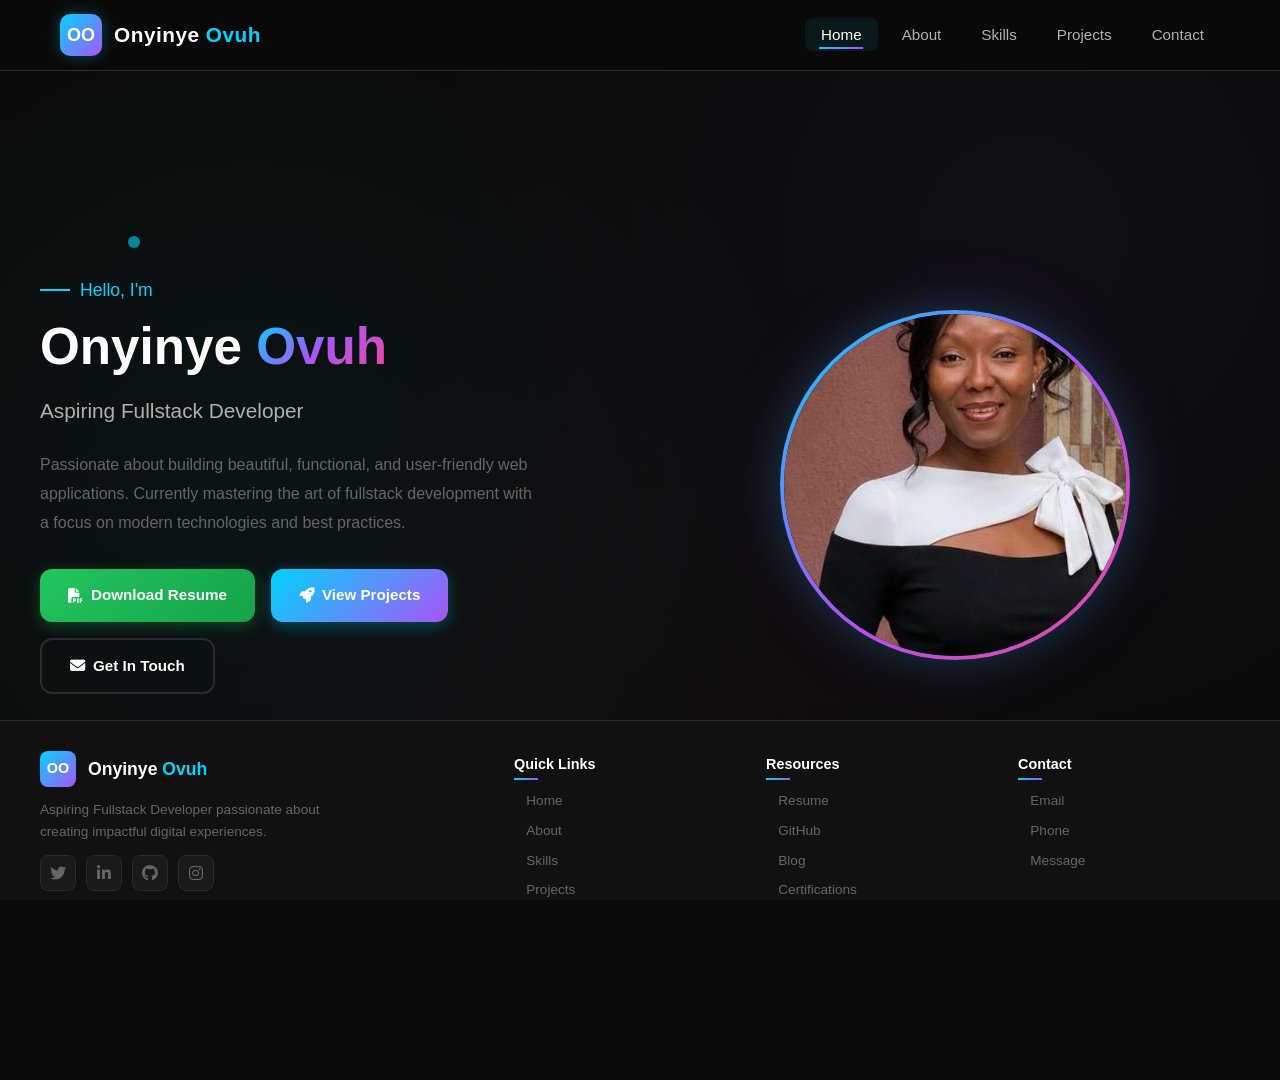
<file: index.html>
<!DOCTYPE html>
<html lang="en">
<head>
    <meta charset="UTF-8">
    <meta name="viewport" content="width=device-width, initial-scale=1.0">
    <meta name="description" content="Onyinye Ovuh - Fullstack Developer Portfolio. Showcasing web development skills, projects, and professional experience.">
    <title>Onyinye Ovuh | Fullstack Developer</title>

    <!-- Link to shared stylesheet -->
    <link rel="stylesheet" href="./style.css">

    <!-- Font Awesome for icons -->
    <link rel="stylesheet" href="https://cdnjs.cloudflare.com/ajax/libs/font-awesome/6.5.1/css/all.min.css">
    <base target="_blank">

</head>
<body>
    
    <!-- ============================================
         HEADER & NAVIGATION (Sticky on all pages)
         ============================================ -->
    <header class="header" id="header">
        <!-- Hidden checkbox for CSS-only mobile menu toggle -->
        <input type="checkbox" id="mobileToggleInput" class="mobile-toggle-input" aria-hidden="true">
        <div class="header-container">
            <!-- Logo Section: Logo icon + Name -->
            <a href="index.html" class="logo-section">
                <div class="logo-icon">OO</div>
                <span class="logo-name">Onyinye <span>Ovuh</span></span>
            </a>

            <!-- Mobile Menu Toggle Button (Hamburger) - uses label + checkbox hack -->
            <label for="mobileToggleInput" class="mobile-toggle" aria-label="Toggle navigation menu">
                <span></span>
                <span></span>
                <span></span>
            </label>

            <!-- Navigation Menu (Sticky, appears on all pages) -->
            <nav>
                <ul class="nav-menu" id="navMenu">
                    <li><a href="index.html" class="nav-link active">Home</a></li>
                    <li><a href="about.html" class="nav-link">About</a></li>
                    <li><a href="skills.html" class="nav-link">Skills</a></li>
                    <li><a href="projects.html" class="nav-link">Projects</a></li>
                    <li><a href="contact.html" class="nav-link">Contact</a></li>
                </ul>
            </nav>
        </div>
    </header>

    <!-- ============================================
         MAIN CONTENT
         ============================================ -->
    <main>
        <!-- ============================================
             HERO SECTION
             - Introduces Onyinye Ovuh
             - Contains demo profile photo
             - Links to ATS-Compliant Resume/CV
             ============================================ -->
        <section class="hero" id="home">
            <!-- Floating decorative dots for visual interest -->
            <div class="float-dot float-dot-1"></div>
            <div class="float-dot float-dot-2"></div>
            <div class="float-dot float-dot-3"></div>

            <div class="hero-container">
                <!-- Hero Text Content -->
                <div class="hero-content">
                    <p class="hero-greeting">Hello, I'm</p>
                    <h1 class="hero-title">Onyinye <span class="highlight">Ovuh</span></h1>
                    <p class="hero-subtitle">Aspiring Fullstack Developer</p>
                    <p class="hero-description">
                        Passionate about building beautiful, functional, and user-friendly web applications. 
                        Currently mastering the art of fullstack development with a focus on modern technologies 
                        and best practices.
                    </p>

                    <!-- Call-to-Action Buttons -->
                    <div class="hero-buttons">
                        <!-- Link to ATS-Compliant Resume/CV (downloadable) -->
                        <a href="Onyinye_Ovuh_Resume.pdf" class="btn btn-resume" download>
                            <i class="fas fa-file-pdf"></i> Download Resume
                        </a>
                        <a href="projects.html" class="btn btn-primary">
                            <i class="fas fa-rocket"></i> View Projects
                        </a>
                        <a href="contact.html" class="btn btn-secondary">
                            <i class="fas fa-envelope"></i> Get In Touch
                        </a>
                    </div>
                </div>

                <!-- Hero Profile Image (Demo photo) -->
                <div class="hero-image-wrapper">
                    <img 
                        src="./images/me-hero.jpeg" 
                        alt="Onyinye Ovuh - Fullstack Developer" 
                        class="hero-image"
                        loading="eager"
                    >
                </div>
            </div>
        </section>
    </main>

    <!-- ============================================
         FOOTER (Sticky on all pages, max 20% height)
         ============================================ -->
    <footer class="footer">
        <div class="footer-container">
            <div class="footer-grid">
                <!-- Brand Column -->
                <div>
                    <div class="footer-brand">
                        <div class="footer-brand-icon">OO</div>
                        <span class="footer-brand-name">Onyinye <span>Ovuh</span></span>
                    </div>
                    <p class="footer-desc">
                        Aspiring Fullstack Developer passionate about creating impactful digital experiences.
                    </p>
                    <!-- Social Media Icons -->
                    <div class="footer-socials">
                        <a href="https://twitter.com/onyinyeovuh" class="social-icon twitter" target="_blank" aria-label="Twitter">
                            <i class="fab fa-twitter"></i>
                        </a>
                        <a href="https://linkedin.com/in/onyinyeovuh" class="social-icon linkedin" target="_blank" aria-label="LinkedIn">
                            <i class="fab fa-linkedin-in"></i>
                        </a>
                        <a href="https://github.com/onyinyeovuh" class="social-icon github" target="_blank" aria-label="GitHub">
                            <i class="fab fa-github"></i>
                        </a>
                        <a href="https://instagram.com/onyinyeovuh" class="social-icon instagram" target="_blank" aria-label="Instagram">
                            <i class="fab fa-instagram"></i>
                        </a>
                    </div>
                </div>

                <!-- Quick Links Column -->
                <div>
                    <h4 class="footer-heading">Quick Links</h4>
                    <ul class="footer-links">
                        <li><a href="index.html"><span class="icon">&#8250;</span> Home</a></li>
                        <li><a href="about.html"><span class="icon">&#8250;</span> About</a></li>
                        <li><a href="skills.html"><span class="icon">&#8250;</span> Skills</a></li>
                        <li><a href="projects.html"><span class="icon">&#8250;</span> Projects</a></li>
                        <li><a href="contact.html"><span class="icon">&#8250;</span> Contact</a></li>
                    </ul>
                </div>

                <!-- Resources Column -->
                <div>
                    <h4 class="footer-heading">Resources</h4>
                    <ul class="footer-links">
                        <li><a href="Onyinye_Ovuh_Resume.pdf" download><span class="icon">&#8250;</span> Resume</a></li>
                        <li><a href="https://github.com/onyinyeovuh" target="_blank"><span class="icon">&#8250;</span> GitHub</a></li>
                        <li><a href="#"><span class="icon">&#8250;</span> Blog</a></li>
                        <li><a href="#"><span class="icon">&#8250;</span> Certifications</a></li>
                    </ul>
                </div>

                <!-- Contact Column -->
                <div>
                    <h4 class="footer-heading">Contact</h4>
                    <ul class="footer-links">
                        <li><a href="mailto:onyinye.ovuh@email.com"><span class="icon">&#8250;</span> Email</a></li>
                        <li><a href="tel:+2348012345678"><span class="icon">&#8250;</span> Phone</a></li>
                        <li><a href="contact.html"><span class="icon">&#8250;</span> Message</a></li>
                    </ul>
                </div>
            </div>

            <!-- Footer Bottom: Copyright -->
            <div class="footer-bottom">
                <p class="footer-copyright">
                    &copy; 2026 Onyinye Ovuh. All Rights Reserved. Built with <span class="heart">&#10084;</span>
                </p>
            </div>
        </div>
    </footer>
</body>
</html>
</file>
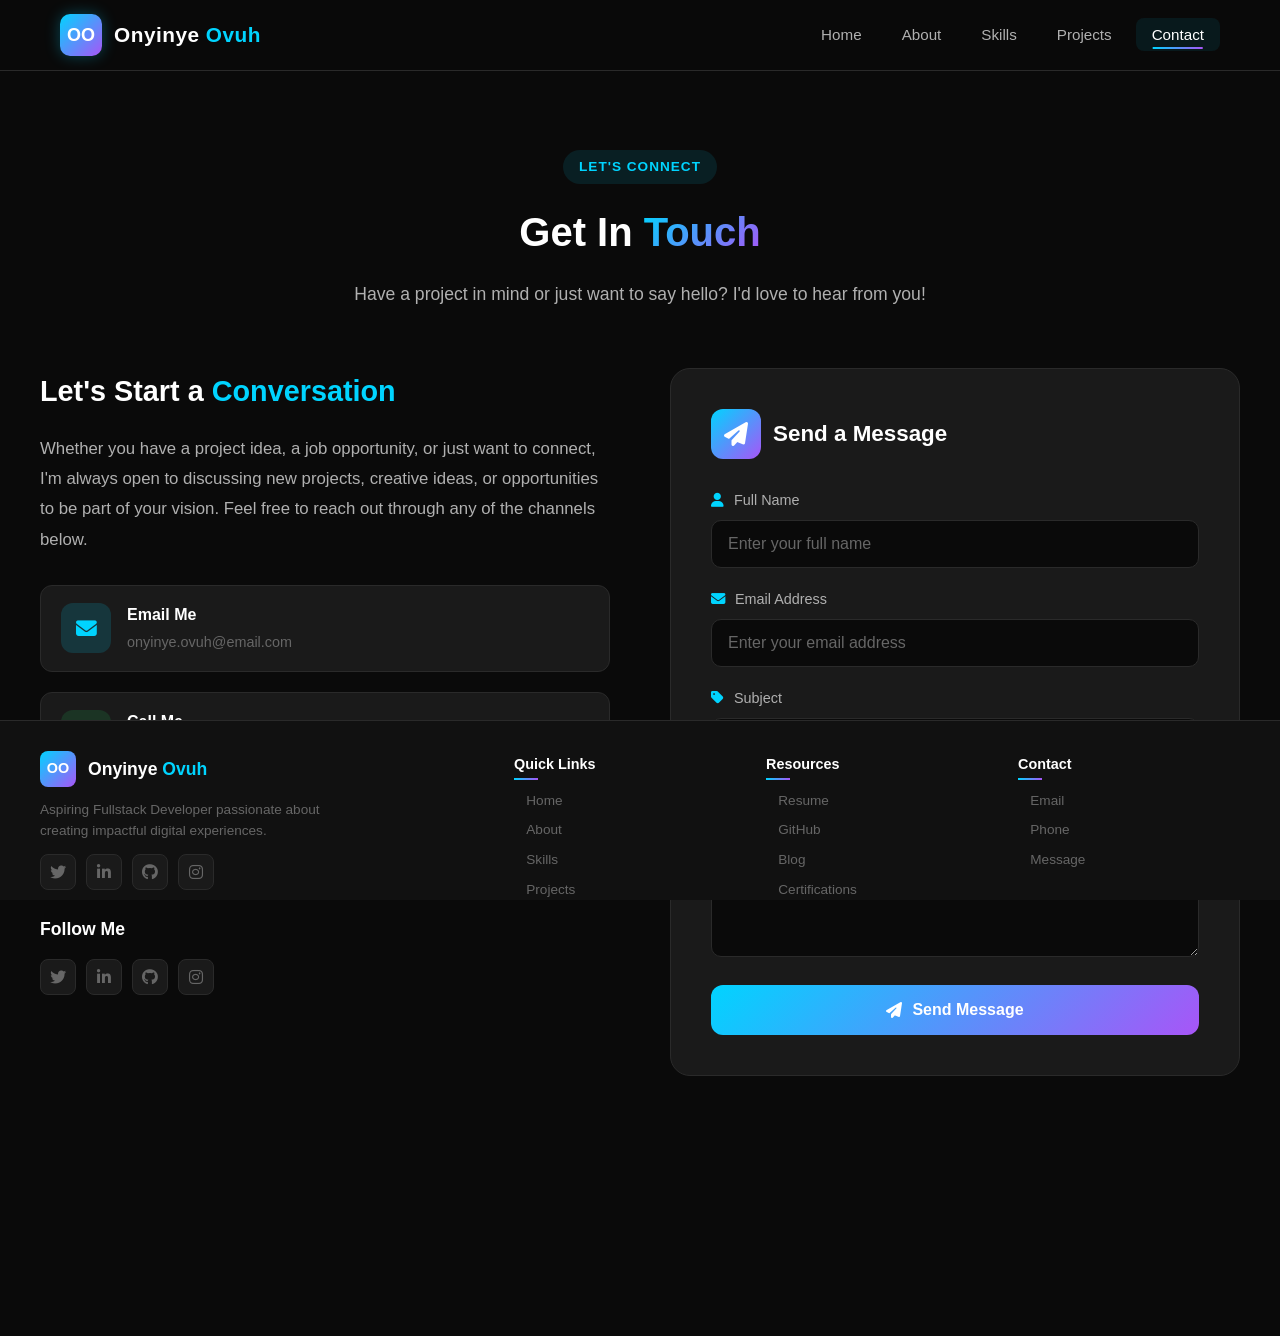
<file: contact.html>
<!DOCTYPE html>
<html lang="en">
<head>
    <meta charset="UTF-8">
    <meta name="viewport" content="width=device-width, initial-scale=1.0">
    <meta name="description" content="Get in touch with Onyinye Ovuh - Fullstack Developer. Contact form, email, and social links.">
    <title>Contact | Onyinye Ovuh</title>

    <link rel="stylesheet" href="style.css">
    
    <link rel="stylesheet" href="https://cdnjs.cloudflare.com/ajax/libs/font-awesome/6.5.1/css/all.min.css">
<base target="_blank">
</head>
<body>
    <header class="header" id="header">
        <input type="checkbox" id="mobileToggleInput" class="mobile-toggle-input" aria-hidden="true">
        <div class="header-container">
            <a href="index.html" class="logo-section">
                <div class="logo-icon">OO</div>
                <span class="logo-name">Onyinye <span>Ovuh</span></span>
            </a>
            <label for="mobileToggleInput" class="mobile-toggle" aria-label="Toggle navigation menu">
                <span></span><span></span><span></span>
            </label>
            <nav>
                <ul class="nav-menu" id="navMenu">
                    <li><a href="index.html" class="nav-link">Home</a></li>
                    <li><a href="about.html" class="nav-link">About</a></li>
                    <li><a href="skills.html" class="nav-link">Skills</a></li>
                    <li><a href="projects.html" class="nav-link">Projects</a></li>
                    <li><a href="contact.html" class="nav-link active">Contact</a></li>
                </ul>
            </nav>
        </div>
    </header>

    <main>
        <section class="section" id="contact">
            <div class="section-container">
                <div class="section-header">
                    <span class="section-label">Let's Connect</span>
                    <h2 class="section-title">Get In <span class="highlight">Touch</span></h2>
                    <p class="section-subtitle">Have a project in mind or just want to say hello? I'd love to hear from you!</p>
                </div>
                <div class="contact-grid">
                    <div class="contact-info">
                        <h3>Let's Start a <span>Conversation</span></h3>
                        <p class="contact-info-text">Whether you have a project idea, a job opportunity, or just want to connect, I'm always open to discussing new projects, creative ideas, or opportunities to be part of your vision. Feel free to reach out through any of the channels below.</p>
                        <div class="contact-methods">
                            <div class="contact-method">
                                <div class="contact-method-icon email"><i class="fas fa-envelope"></i></div>
                                <div class="contact-method-details">
                                    <h4>Email Me</h4>
                                    <p>onyinye.ovuh@email.com</p>
                                </div>
                            </div>
                            <div class="contact-method">
                                <div class="contact-method-icon phone"><i class="fas fa-phone-alt"></i></div>
                                <div class="contact-method-details">
                                    <h4>Call Me</h4>
                                    <p>+234 801 234 5678</p>
                                </div>
                            </div>
                            <div class="contact-method">
                                <div class="contact-method-icon location"><i class="fas fa-map-marker-alt"></i></div>
                                <div class="contact-method-details">
                                    <h4>Location</h4>
                                    <p>Lagos, Nigeria</p>
                                </div>
                            </div>
                        </div>
                        <div style="margin-top: 30px;">
                            <h4 style="font-size: 1.1rem; margin-bottom: 16px; color: var(--text-primary);">Follow Me</h4>
                            <div class="footer-socials">
                                <a href="https://twitter.com/onyinyeovuh" class="social-icon twitter" target="_blank" aria-label="Twitter"><i class="fab fa-twitter"></i></a>
                                <a href="https://linkedin.com/in/onyinyeovuh" class="social-icon linkedin" target="_blank" aria-label="LinkedIn"><i class="fab fa-linkedin-in"></i></a>
                                <a href="https://github.com/onyinyeovuh" class="social-icon github" target="_blank" aria-label="GitHub"><i class="fab fa-github"></i></a>
                                <a href="https://instagram.com/onyinyeovuh" class="social-icon instagram" target="_blank" aria-label="Instagram"><i class="fab fa-instagram"></i></a>
                            </div>
                        </div>
                    </div>
                    <div class="contact-form-wrapper">
                        <div class="form-header">
                            <div class="form-header-icon"><i class="fas fa-paper-plane"></i></div>
                            <h3>Send a Message</h3>
                        </div>
                        <form action="https://formspree.io/f/YOUR_FORM_ID" method="POST">
                            <div class="form-group">
                                <label for="name" class="form-label"><i class="fas fa-user" style="margin-right: 6px; color: var(--accent-cyan);"></i> Full Name</label>
                                <input type="text" id="name" name="name" class="form-input" placeholder="Enter your full name" required>
                            </div>
                            <div class="form-group">
                                <label for="email" class="form-label"><i class="fas fa-envelope" style="margin-right: 6px; color: var(--accent-cyan);"></i> Email Address</label>
                                <input type="email" id="email" name="email" class="form-input" placeholder="Enter your email address" required>
                            </div>
                            <div class="form-group">
                                <label for="subject" class="form-label"><i class="fas fa-tag" style="margin-right: 6px; color: var(--accent-cyan);"></i> Subject</label>
                                <input type="text" id="subject" name="subject" class="form-input" placeholder="What is this about?" required>
                            </div>
                            <div class="form-group">
                                <label for="message" class="form-label"><i class="fas fa-comment-dots" style="margin-right: 6px; color: var(--accent-cyan);"></i> Your Message</label>
                                <textarea id="message" name="message" class="form-textarea" placeholder="Write your message here..." required></textarea>
                            </div>
                            <button type="submit" class="btn-submit"><i class="fas fa-paper-plane"></i> Send Message</button>
                        </form>
                    </div>
                </div>
            </div>
        </section>
    </main>

    <footer class="footer">
        <div class="footer-container">
            <div class="footer-grid">
                <div>
                    <div class="footer-brand">
                        <div class="footer-brand-icon">OO</div>
                        <span class="footer-brand-name">Onyinye <span>Ovuh</span></span>
                    </div>
                    <p class="footer-desc">Aspiring Fullstack Developer passionate about creating impactful digital experiences.</p>
                    <div class="footer-socials">
                        <a href="https://twitter.com/onyinyeovuh" class="social-icon twitter" target="_blank" aria-label="Twitter"><i class="fab fa-twitter"></i></a>
                        <a href="https://linkedin.com/in/onyinyeovuh" class="social-icon linkedin" target="_blank" aria-label="LinkedIn"><i class="fab fa-linkedin-in"></i></a>
                        <a href="https://github.com/onyinyeovuh" class="social-icon github" target="_blank" aria-label="GitHub"><i class="fab fa-github"></i></a>
                        <a href="https://instagram.com/onyinyeovuh" class="social-icon instagram" target="_blank" aria-label="Instagram"><i class="fab fa-instagram"></i></a>
                    </div>
                </div>
                <div>
                    <h4 class="footer-heading">Quick Links</h4>
                    <ul class="footer-links">
                        <li><a href="index.html"><span class="icon">&#8250;</span> Home</a></li>
                        <li><a href="about.html"><span class="icon">&#8250;</span> About</a></li>
                        <li><a href="skills.html"><span class="icon">&#8250;</span> Skills</a></li>
                        <li><a href="projects.html"><span class="icon">&#8250;</span> Projects</a></li>
                        <li><a href="contact.html"><span class="icon">&#8250;</span> Contact</a></li>
                    </ul>
                </div>
                <div>
                    <h4 class="footer-heading">Resources</h4>
                    <ul class="footer-links">
                        <li><a href="Onyinye_Ovuh_Resume.pdf" download><span class="icon">&#8250;</span> Resume</a></li>
                        <li><a href="https://github.com/onyinyeovuh" target="_blank"><span class="icon">&#8250;</span> GitHub</a></li>
                        <li><a href="#"><span class="icon">&#8250;</span> Blog</a></li>
                        <li><a href="#"><span class="icon">&#8250;</span> Certifications</a></li>
                    </ul>
                </div>
                <div>
                    <h4 class="footer-heading">Contact</h4>
                    <ul class="footer-links">
                        <li><a href="mailto:onyinye.ovuh@email.com"><span class="icon">&#8250;</span> Email</a></li>
                        <li><a href="tel:+2348012345678"><span class="icon">&#8250;</span> Phone</a></li>
                        <li><a href="contact.html"><span class="icon">&#8250;</span> Message</a></li>
                    </ul>
                </div>
            </div>
            <div class="footer-bottom">
                <p class="footer-copyright">&copy; 2026 Onyinye Ovuh. All Rights Reserved. Built with <span class="heart">&#10084;</span></p>
            </div>
        </div>
    </footer>
</body>
</html>
</file>
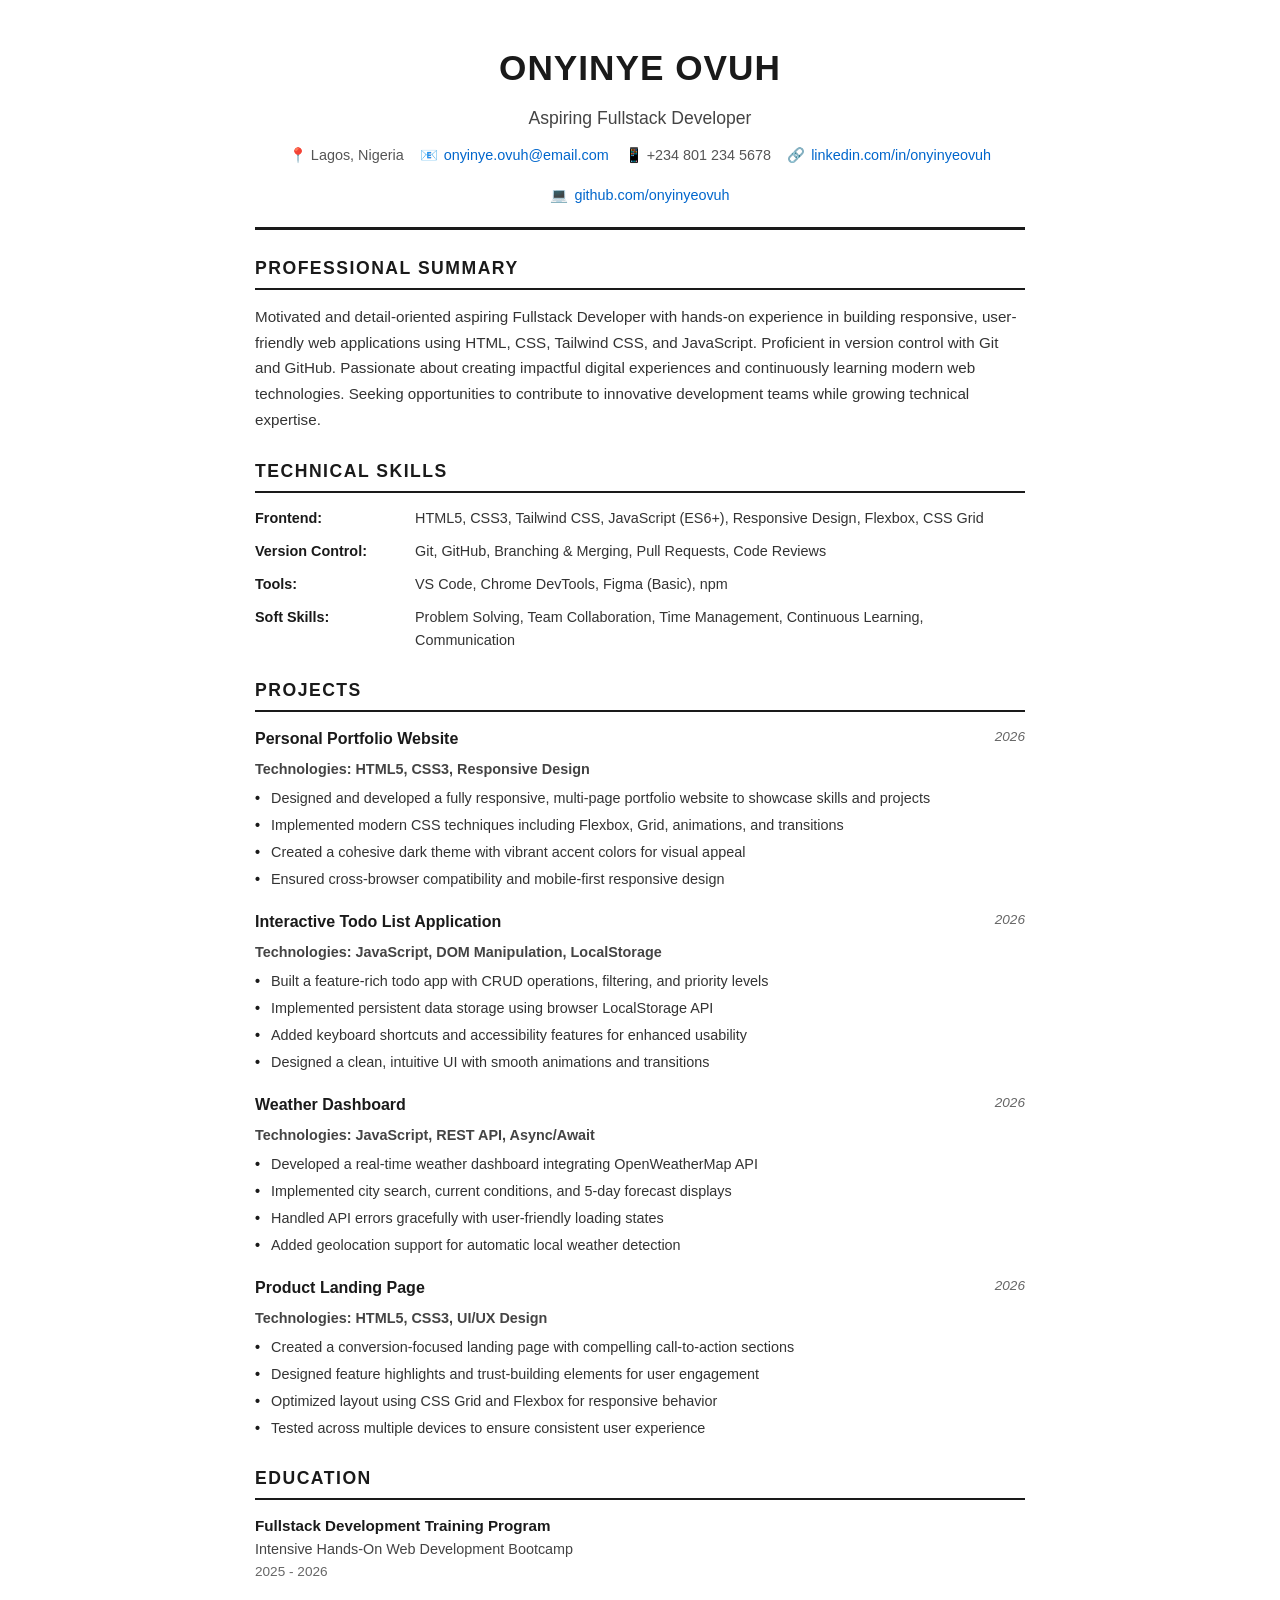
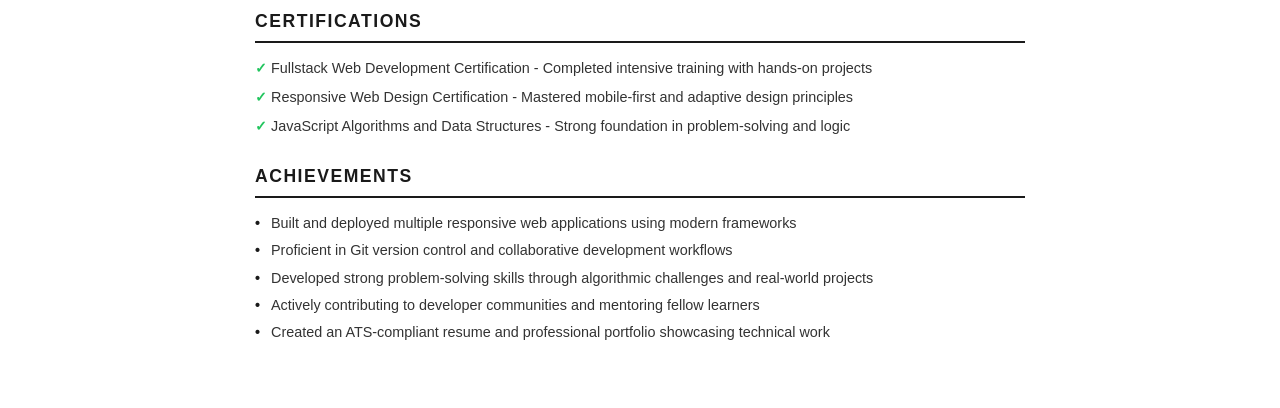
<file: resume.html>
<!DOCTYPE html>
<html lang="en">
<head>
    <meta charset="UTF-8">
    <meta name="viewport" content="width=device-width, initial-scale=1.0">
    <title>Onyinye Ovuh - Resume</title>
    <style>
        /* ============================================
           ATS-COMPLIANT RESUME - Onyinye Ovuh
           Clean, scannable, professional layout
           ============================================ */

        * { margin: 0; padding: 0; box-sizing: border-box; }

        body {
            font-family: 'Segoe UI', Arial, Helvetica, sans-serif;
            background: #ffffff;
            color: #1a1a1a;
            line-height: 1.6;
            padding: 40px;
            max-width: 850px;
            margin: 0 auto;
        }

        /* ---- Header / Name Section ---- */
        .resume-header {
            text-align: center;
            border-bottom: 3px solid #1a1a1a;
            padding-bottom: 20px;
            margin-bottom: 24px;
        }

        .resume-name {
            font-size: 2.2rem;
            font-weight: 800;
            color: #1a1a1a;
            letter-spacing: 1px;
            margin-bottom: 8px;
        }

        .resume-title {
            font-size: 1.1rem;
            color: #444;
            font-weight: 500;
            margin-bottom: 12px;
        }

        .resume-contact {
            display: flex;
            justify-content: center;
            flex-wrap: wrap;
            gap: 16px;
            font-size: 0.9rem;
            color: #555;
        }

        .resume-contact span {
            display: flex;
            align-items: center;
            gap: 6px;
        }

        .resume-contact a {
            color: #0066cc;
            text-decoration: none;
        }

        .resume-contact a:hover {
            text-decoration: underline;
        }

        /* ---- Section Styles ---- */
        .resume-section {
            margin-bottom: 24px;
        }

        .section-title {
            font-size: 1.1rem;
            font-weight: 700;
            color: #1a1a1a;
            text-transform: uppercase;
            letter-spacing: 1.5px;
            border-bottom: 2px solid #1a1a1a;
            padding-bottom: 6px;
            margin-bottom: 14px;
        }

        /* ---- Summary ---- */
        .summary-text {
            font-size: 0.95rem;
            color: #333;
            line-height: 1.7;
        }

        /* ---- Experience / Projects ---- */
        .entry {
            margin-bottom: 18px;
        }

        .entry-header {
            display: flex;
            justify-content: space-between;
            align-items: flex-start;
            flex-wrap: wrap;
            gap: 8px;
            margin-bottom: 6px;
        }

        .entry-title {
            font-size: 1rem;
            font-weight: 700;
            color: #1a1a1a;
        }

        .entry-date {
            font-size: 0.85rem;
            color: #666;
            font-style: italic;
        }

        .entry-subtitle {
            font-size: 0.9rem;
            color: #444;
            font-weight: 600;
            margin-bottom: 6px;
        }

        .entry-list {
            list-style: none;
            padding-left: 0;
        }

        .entry-list li {
            font-size: 0.9rem;
            color: #333;
            line-height: 1.6;
            margin-bottom: 4px;
            padding-left: 16px;
            position: relative;
        }

        .entry-list li::before {
            content: '•';
            position: absolute;
            left: 0;
            color: #1a1a1a;
            font-weight: bold;
        }

        /* ---- Skills ---- */
        .skills-grid {
            display: grid;
            grid-template-columns: 140px 1fr;
            gap: 10px 20px;
        }

        .skill-category {
            font-weight: 700;
            font-size: 0.9rem;
            color: #1a1a1a;
        }

        .skill-items {
            font-size: 0.9rem;
            color: #333;
        }

        /* ---- Education ---- */
        .education-entry {
            margin-bottom: 12px;
        }

        .education-degree {
            font-weight: 700;
            font-size: 0.95rem;
            color: #1a1a1a;
        }

        .education-school {
            font-size: 0.9rem;
            color: #444;
        }

        .education-date {
            font-size: 0.85rem;
            color: #666;
        }

        /* ---- Certifications ---- */
        .cert-list {
            list-style: none;
            padding-left: 0;
        }

        .cert-list li {
            font-size: 0.9rem;
            color: #333;
            margin-bottom: 6px;
            padding-left: 16px;
            position: relative;
        }

        .cert-list li::before {
            content: '✓';
            position: absolute;
            left: 0;
            color: #22c55e;
            font-weight: bold;
        }

        /* ---- Print Styles ---- */
        @media print {
            body {
                padding: 20px;
                background: white;
            }

            .resume-header {
                border-bottom-color: #000;
            }

            .section-title {
                border-bottom-color: #000;
            }

            a {
                color: #000;
                text-decoration: none;
            }
        }

        /* ---- Responsive ---- */
        @media (max-width: 600px) {
            body { padding: 20px; }
            .resume-name { font-size: 1.6rem; }
            .entry-header { flex-direction: column; }
            .skills-grid { grid-template-columns: 1fr; gap: 4px; }
        }
    </style>
<base target="_blank">
</head>
<body>
    <!-- ============================================
         RESUME HEADER
         ============================================ -->
    <header class="resume-header">
        <h1 class="resume-name">ONYINYE OVUH</h1>
        <p class="resume-title">Aspiring Fullstack Developer</p>
        <div class="resume-contact">
            <span>📍 Lagos, Nigeria</span>
            <span>📧 <a href="mailto:onyinye.ovuh@email.com">onyinye.ovuh@email.com</a></span>
            <span>📱 +234 801 234 5678</span>
            <span>🔗 <a href="https://linkedin.com/in/onyinyeovuh" target="_blank">linkedin.com/in/onyinyeovuh</a></span>
            <span>💻 <a href="https://github.com/onyinyeovuh" target="_blank">github.com/onyinyeovuh</a></span>
        </div>
    </header>

    <!-- ============================================
         PROFESSIONAL SUMMARY
         ============================================ -->
    <section class="resume-section">
        <h2 class="section-title">Professional Summary</h2>
        <p class="summary-text">
            Motivated and detail-oriented aspiring Fullstack Developer with hands-on experience in building responsive, 
            user-friendly web applications using HTML, CSS, Tailwind CSS, and JavaScript. Proficient in version control 
            with Git and GitHub. Passionate about creating impactful digital experiences and continuously learning modern 
            web technologies. Seeking opportunities to contribute to innovative development teams while growing technical expertise.
        </p>
    </section>

    <!-- ============================================
         TECHNICAL SKILLS
         ============================================ -->
    <section class="resume-section">
        <h2 class="section-title">Technical Skills</h2>
        <div class="skills-grid">
            <div class="skill-category">Frontend:</div>
            <div class="skill-items">HTML5, CSS3, Tailwind CSS, JavaScript (ES6+), Responsive Design, Flexbox, CSS Grid</div>

            <div class="skill-category">Version Control:</div>
            <div class="skill-items">Git, GitHub, Branching & Merging, Pull Requests, Code Reviews</div>

            <div class="skill-category">Tools:</div>
            <div class="skill-items">VS Code, Chrome DevTools, Figma (Basic), npm</div>

            <div class="skill-category">Soft Skills:</div>
            <div class="skill-items">Problem Solving, Team Collaboration, Time Management, Continuous Learning, Communication</div>
        </div>
    </section>

    <!-- ============================================
         PROJECTS
         ============================================ -->
    <section class="resume-section">
        <h2 class="section-title">Projects</h2>

        <div class="entry">
            <div class="entry-header">
                <span class="entry-title">Personal Portfolio Website</span>
                <span class="entry-date">2026</span>
            </div>
            <p class="entry-subtitle">Technologies: HTML5, CSS3, Responsive Design</p>
            <ul class="entry-list">
                <li>Designed and developed a fully responsive, multi-page portfolio website to showcase skills and projects</li>
                <li>Implemented modern CSS techniques including Flexbox, Grid, animations, and transitions</li>
                <li>Created a cohesive dark theme with vibrant accent colors for visual appeal</li>
                <li>Ensured cross-browser compatibility and mobile-first responsive design</li>
            </ul>
        </div>

        <div class="entry">
            <div class="entry-header">
                <span class="entry-title">Interactive Todo List Application</span>
                <span class="entry-date">2026</span>
            </div>
            <p class="entry-subtitle">Technologies: JavaScript, DOM Manipulation, LocalStorage</p>
            <ul class="entry-list">
                <li>Built a feature-rich todo app with CRUD operations, filtering, and priority levels</li>
                <li>Implemented persistent data storage using browser LocalStorage API</li>
                <li>Added keyboard shortcuts and accessibility features for enhanced usability</li>
                <li>Designed a clean, intuitive UI with smooth animations and transitions</li>
            </ul>
        </div>

        <div class="entry">
            <div class="entry-header">
                <span class="entry-title">Weather Dashboard</span>
                <span class="entry-date">2026</span>
            </div>
            <p class="entry-subtitle">Technologies: JavaScript, REST API, Async/Await</p>
            <ul class="entry-list">
                <li>Developed a real-time weather dashboard integrating OpenWeatherMap API</li>
                <li>Implemented city search, current conditions, and 5-day forecast displays</li>
                <li>Handled API errors gracefully with user-friendly loading states</li>
                <li>Added geolocation support for automatic local weather detection</li>
            </ul>
        </div>

        <div class="entry">
            <div class="entry-header">
                <span class="entry-title">Product Landing Page</span>
                <span class="entry-date">2026</span>
            </div>
            <p class="entry-subtitle">Technologies: HTML5, CSS3, UI/UX Design</p>
            <ul class="entry-list">
                <li>Created a conversion-focused landing page with compelling call-to-action sections</li>
                <li>Designed feature highlights and trust-building elements for user engagement</li>
                <li>Optimized layout using CSS Grid and Flexbox for responsive behavior</li>
                <li>Tested across multiple devices to ensure consistent user experience</li>
            </ul>
        </div>
    </section>

    <!-- ============================================
         EDUCATION
         ============================================ -->
    <section class="resume-section">
        <h2 class="section-title">Education</h2>
        <div class="education-entry">
            <p class="education-degree">Fullstack Development Training Program</p>
            <p class="education-school">Intensive Hands-On Web Development Bootcamp</p>
            <p class="education-date">2025 - 2026</p>
        </div>
    </section>

    <!-- ============================================
         CERTIFICATIONS
         ============================================ -->
    <section class="resume-section">
        <h2 class="section-title">Certifications</h2>
        <ul class="cert-list">
            <li>Fullstack Web Development Certification - Completed intensive training with hands-on projects</li>
            <li>Responsive Web Design Certification - Mastered mobile-first and adaptive design principles</li>
            <li>JavaScript Algorithms and Data Structures - Strong foundation in problem-solving and logic</li>
        </ul>
    </section>

    <!-- ============================================
         ACHIEVEMENTS
         ============================================ -->
    <section class="resume-section">
        <h2 class="section-title">Achievements</h2>
        <ul class="entry-list">
            <li>Built and deployed multiple responsive web applications using modern frameworks</li>
            <li>Proficient in Git version control and collaborative development workflows</li>
            <li>Developed strong problem-solving skills through algorithmic challenges and real-world projects</li>
            <li>Actively contributing to developer communities and mentoring fellow learners</li>
            <li>Created an ATS-compliant resume and professional portfolio showcasing technical work</li>
        </ul>
    </section>

</body>
</html>
</file>
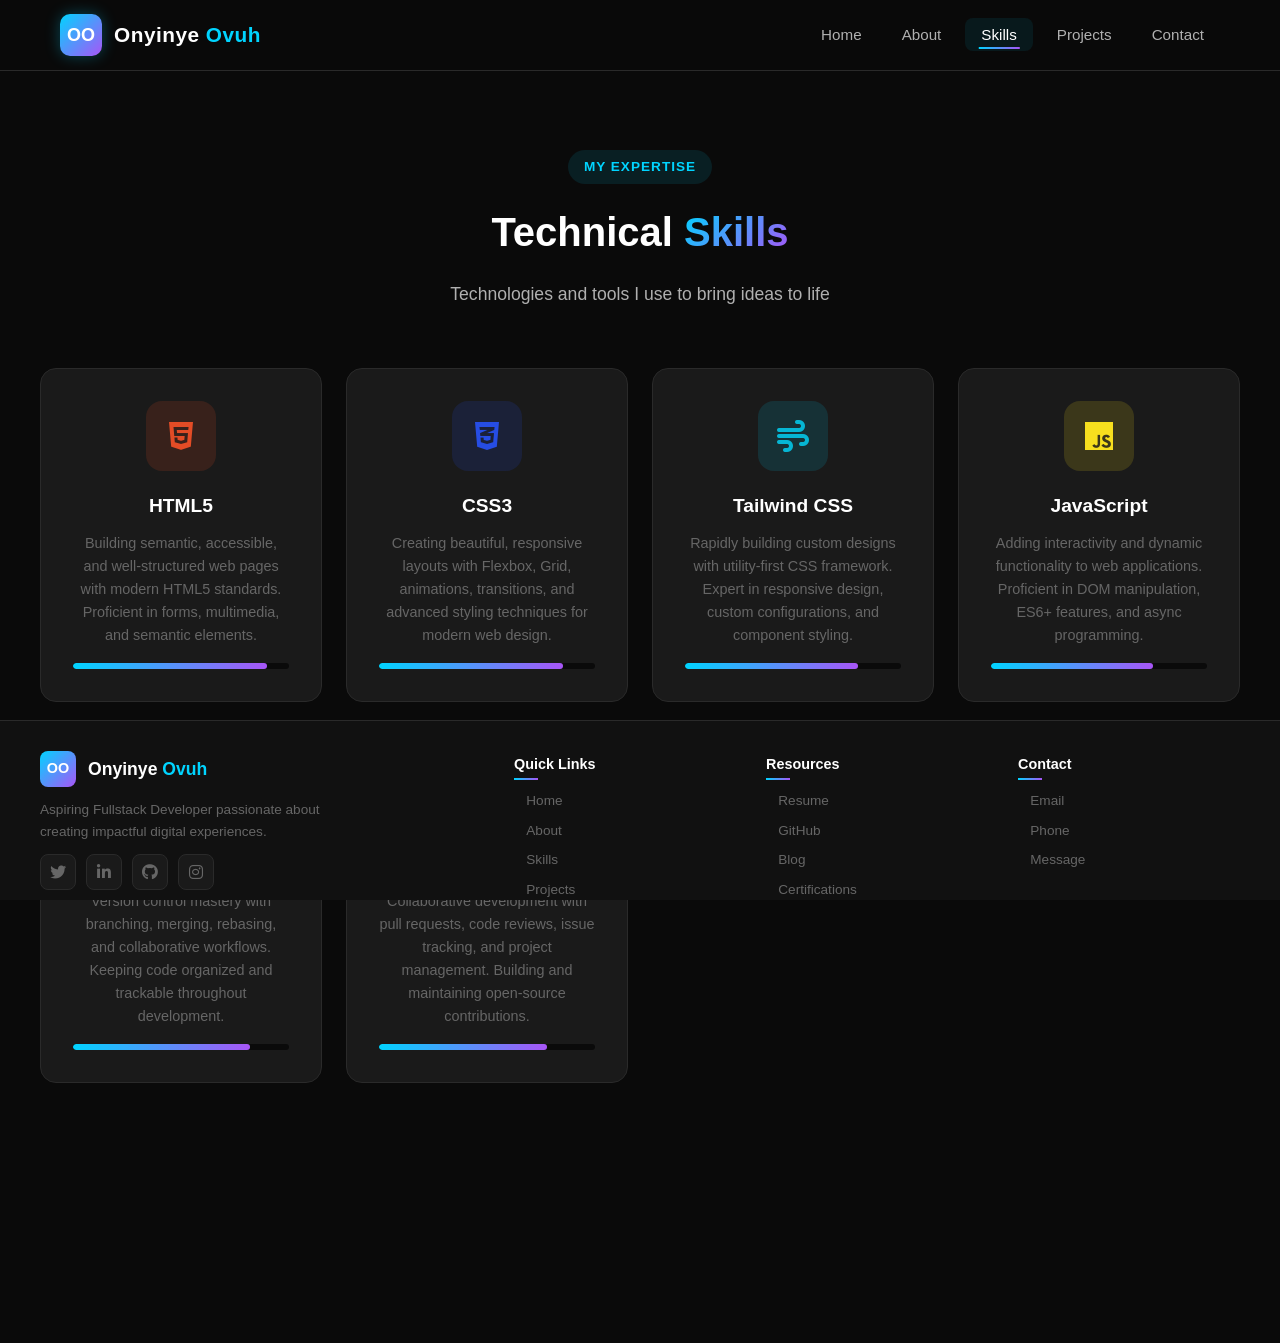
<file: skills.html>
<!DOCTYPE html>
<html lang="en">
<head>
    <meta charset="UTF-8">
    <meta name="viewport" content="width=device-width, initial-scale=1.0">
    <meta name="description" content="Onyinye Ovuh's technical skills in HTML, CSS, Tailwind, JavaScript, Git, and GitHub.">
    <title>Skills | Onyinye Ovuh</title>
    <link rel="stylesheet" href="style.css">
    <link rel="stylesheet" href="https://cdnjs.cloudflare.com/ajax/libs/font-awesome/6.5.1/css/all.min.css">
<base target="_blank">
</head>
<body>
    <header class="header" id="header">
        <input type="checkbox" id="mobileToggleInput" class="mobile-toggle-input" aria-hidden="true">
        <div class="header-container">
            <a href="index.html" class="logo-section">
                <div class="logo-icon">OO</div>
                <span class="logo-name">Onyinye <span>Ovuh</span></span>
            </a>
            <label for="mobileToggleInput" class="mobile-toggle" aria-label="Toggle navigation menu">
                <span></span><span></span><span></span>
            </label>
            <nav>
                <ul class="nav-menu" id="navMenu">
                    <li><a href="index.html" class="nav-link">Home</a></li>
                    <li><a href="about.html" class="nav-link">About</a></li>
                    <li><a href="skills.html" class="nav-link active">Skills</a></li>
                    <li><a href="projects.html" class="nav-link">Projects</a></li>
                    <li><a href="contact.html" class="nav-link">Contact</a></li>
                </ul>
            </nav>
        </div>
    </header>

    <main>
        <section class="section" id="skills">
            <div class="section-container">
                <div class="section-header">
                    <span class="section-label">My Expertise</span>
                    <h2 class="section-title">Technical <span class="highlight">Skills</span></h2>
                    <p class="section-subtitle">Technologies and tools I use to bring ideas to life</p>
                </div>
                <div class="skills-grid">
                    <div class="skill-card">
                        <div class="skill-icon html"><i class="fab fa-html5"></i></div>
                        <h3 class="skill-name">HTML5</h3>
                        <p class="skill-desc">Building semantic, accessible, and well-structured web pages with modern HTML5 standards. Proficient in forms, multimedia, and semantic elements.</p>
                        <div class="skill-level"><div class="skill-level-bar" style="width: 90%;"></div></div>
                    </div>
                    <div class="skill-card">
                        <div class="skill-icon css"><i class="fab fa-css3-alt"></i></div>
                        <h3 class="skill-name">CSS3</h3>
                        <p class="skill-desc">Creating beautiful, responsive layouts with Flexbox, Grid, animations, transitions, and advanced styling techniques for modern web design.</p>
                        <div class="skill-level"><div class="skill-level-bar" style="width: 85%;"></div></div>
                    </div>
                    <div class="skill-card">
                        <div class="skill-icon tailwind"><i class="fas fa-wind"></i></div>
                        <h3 class="skill-name">Tailwind CSS</h3>
                        <p class="skill-desc">Rapidly building custom designs with utility-first CSS framework. Expert in responsive design, custom configurations, and component styling.</p>
                        <div class="skill-level"><div class="skill-level-bar" style="width: 80%;"></div></div>
                    </div>
                    <div class="skill-card">
                        <div class="skill-icon js"><i class="fab fa-js"></i></div>
                        <h3 class="skill-name">JavaScript</h3>
                        <p class="skill-desc">Adding interactivity and dynamic functionality to web applications. Proficient in DOM manipulation, ES6+ features, and async programming.</p>
                        <div class="skill-level"><div class="skill-level-bar" style="width: 75%;"></div></div>
                    </div>
                    <div class="skill-card">
                        <div class="skill-icon git"><i class="fab fa-git-alt"></i></div>
                        <h3 class="skill-name">Git</h3>
                        <p class="skill-desc">Version control mastery with branching, merging, rebasing, and collaborative workflows. Keeping code organized and trackable throughout development.</p>
                        <div class="skill-level"><div class="skill-level-bar" style="width: 82%;"></div></div>
                    </div>
                    <div class="skill-card">
                        <div class="skill-icon github"><i class="fab fa-github"></i></div>
                        <h3 class="skill-name">GitHub</h3>
                        <p class="skill-desc">Collaborative development with pull requests, code reviews, issue tracking, and project management. Building and maintaining open-source contributions.</p>
                        <div class="skill-level"><div class="skill-level-bar" style="width: 78%;"></div></div>
                    </div>
                </div>
            </div>
        </section>
    </main>

    <footer class="footer">
        <div class="footer-container">
            <div class="footer-grid">
                <div>
                    <div class="footer-brand">
                        <div class="footer-brand-icon">OO</div>
                        <span class="footer-brand-name">Onyinye <span>Ovuh</span></span>
                    </div>
                    <p class="footer-desc">Aspiring Fullstack Developer passionate about creating impactful digital experiences.</p>
                    <div class="footer-socials">
                        <a href="https://twitter.com/onyinyeovuh" class="social-icon twitter" target="_blank" aria-label="Twitter">
                            <i class="fab fa-twitter"></i>
                        </a>
                        <a href="https://linkedin.com/in/onyinyeovuh" class="social-icon linkedin" target="_blank" aria-label="LinkedIn">
                            <i class="fab fa-linkedin-in"></i>
                        </a>
                        <a href="https://github.com/onyinyeovuh" class="social-icon github" target="_blank" aria-label="GitHub">
                            <i class="fab fa-github"></i>
                        </a>
                        <a href="https://instagram.com/onyinyeovuh" class="social-icon instagram" target="_blank" aria-label="Instagram">
                            <i class="fab fa-instagram"></i>
                        </a>
                    </div>
                </div>
                
                <div>
                    <h4 class="footer-heading">Quick Links</h4>
                    <ul class="footer-links">
                        <li><a href="index.html"><span class="icon">&#8250;</span> Home</a></li>
                        <li><a href="about.html"><span class="icon">&#8250;</span> About</a></li>
                        <li><a href="skills.html"><span class="icon">&#8250;</span> Skills</a></li>
                        <li><a href="projects.html"><span class="icon">&#8250;</span> Projects</a></li>
                        <li><a href="contact.html"><span class="icon">&#8250;</span> Contact</a></li>
                    </ul>
                </div>
                <div>
                    <h4 class="footer-heading">Resources</h4>
                    <ul class="footer-links">
                        <li><a href="Onyinye_Ovuh_Resume.pdf" download><span class="icon">&#8250;</span> Resume</a></li>
                        <li><a href="https://github.com/onyinyeovuh" target="_blank"><span class="icon">&#8250;</span> GitHub</a></li>
                        <li><a href="#"><span class="icon">&#8250;</span> Blog</a></li>
                        <li><a href="#"><span class="icon">&#8250;</span> Certifications</a></li>
                    </ul>
                </div>
                <div>
                    <h4 class="footer-heading">Contact</h4>
                    <ul class="footer-links">
                        <li><a href="mailto:onyinye.ovuh@email.com"><span class="icon">&#8250;</span> Email</a></li>
                        <li><a href="tel:+2348012345678"><span class="icon">&#8250;</span> Phone</a></li>
                        <li><a href="contact.html"><span class="icon">&#8250;</span> Message</a></li>
                    </ul>
                </div>
            </div>
            <div class="footer-bottom">
                <p class="footer-copyright">&copy; 2026 Onyinye Ovuh. All Rights Reserved. Built with <span class="heart">&#10084;</span></p>
            </div>
        </div>
    </footer>
</body>
</html>
</file>
<file: style.css>
/* ============================================
   PORTFOLIO STYLES - Onyinye Ovuh
   Pure HTML & CSS - No JavaScript
   ============================================ */

/* ---- CSS Variables / Custom Properties ---- */
:root {
    --bg-primary: #0a0a0a;
    --bg-secondary: #111111;
    --bg-card: #1a1a1a;
    --bg-card-hover: #222222;
    --text-primary: #ffffff;
    --text-secondary: #b0b0b0;
    --text-muted: #666666;
    --accent-cyan: #00d4ff;
    --accent-purple: #a855f7;
    --accent-pink: #ec4899;
    --accent-green: #22c55e;
    --accent-orange: #f97316;
    --accent-yellow: #eab308;
    --border-color: #2a2a2a;
    --transition-fast: 0.2s ease;
    --transition-normal: 0.3s ease;
    --transition-slow: 0.5s ease;
    --shadow-sm: 0 2px 8px rgba(0, 0, 0, 0.3);
    --shadow-md: 0 4px 20px rgba(0, 0, 0, 0.4);
    --shadow-lg: 0 8px 30px rgba(0, 0, 0, 0.5);
    --shadow-glow: 0 0 20px rgba(0, 212, 255, 0.15);
}

/* ---- Reset & Base Styles ---- */
*, *::before, *::after {
    margin: 0;
    padding: 0;
    box-sizing: border-box;
}

html {
    scroll-behavior: smooth;
    height: 100%;
}

body {
    font-family: 'Segoe UI', Tahoma, Geneva, Verdana, sans-serif;
    background-color: var(--bg-primary);
    color: var(--text-primary);
    line-height: 1.6;
    overflow-x: hidden;
    min-height: 100vh;
    display: flex;
    flex-direction: column;
}

a {
    text-decoration: none;
    color: inherit;
    transition: var(--transition-normal);
}

img {
    max-width: 100%;
    height: auto;
    display: block;
}

/* ---- Scrollbar Styling ---- */
::-webkit-scrollbar {
    width: 8px;
}

::-webkit-scrollbar-track {
    background: var(--bg-primary);
}

::-webkit-scrollbar-thumb {
    background: var(--accent-cyan);
    border-radius: 4px;
}

::-webkit-scrollbar-thumb:hover {
    background: var(--accent-purple);
}

/* ============================================
   HEADER & NAVIGATION
   ============================================ */

/* ---- Sticky Header ---- */
.header {
    position: fixed;
    top: 0;
    left: 0;
    width: 100%;
    z-index: 1000;
    background: rgba(10, 10, 10, 0.95);
    backdrop-filter: blur(10px);
    border-bottom: 1px solid var(--border-color);
    transition: var(--transition-normal);
}

.header.scrolled {
    box-shadow: var(--shadow-md);
    background: rgba(10, 10, 10, 0.98);
}

.header-container {
    max-width: 1200px;
    margin: 0 auto;
    padding: 0 20px;
    display: flex;
    align-items: center;
    justify-content: space-between;
    height: 70px;
}

/* ---- Logo & Name ---- */
.logo-section {
    display: flex;
    align-items: center;
    gap: 12px;
}

.logo-icon {
    width: 42px;
    height: 42px;
    background: linear-gradient(135deg, var(--accent-cyan), var(--accent-purple));
    border-radius: 10px;
    display: flex;
    align-items: center;
    justify-content: center;
    font-weight: 700;
    font-size: 18px;
    color: white;
    box-shadow: 0 0 15px rgba(0, 212, 255, 0.3);
    transition: var(--transition-normal);
    animation: logoPulse 3s ease-in-out infinite;
}

.logo-icon:hover {
    transform: rotate(10deg) scale(1.1);
    box-shadow: 0 0 25px rgba(0, 212, 255, 0.5);
}

@keyframes logoPulse {
    0%, 100% { box-shadow: 0 0 15px rgba(0, 212, 255, 0.3); }
    50% { box-shadow: 0 0 25px rgba(168, 85, 247, 0.4); }
}

.logo-name {
    font-size: 1.3rem;
    font-weight: 700;
    color: var(--text-primary);
    letter-spacing: 0.5px;
}

.logo-name span {
    color: var(--accent-cyan);
}

/* ---- Navigation Menu ---- */
.nav-menu {
    display: flex;
    list-style: none;
    gap: 8px;
}

.nav-link {
    padding: 8px 16px;
    border-radius: 8px;
    font-size: 0.95rem;
    font-weight: 500;
    color: var(--text-secondary);
    position: relative;
    transition: var(--transition-normal);
}

.nav-link::after {
    content: '';
    position: absolute;
    bottom: 2px;
    left: 50%;
    width: 0;
    height: 2px;
    background: linear-gradient(90deg, var(--accent-cyan), var(--accent-purple));
    transition: var(--transition-normal);
    transform: translateX(-50%);
}

.nav-link:hover,
.nav-link.active {
    color: var(--text-primary);
    background: rgba(0, 212, 255, 0.08);
}

.nav-link:hover::after,
.nav-link.active::after {
    width: 60%;
}

/* ---- Mobile Menu Toggle (CSS-only checkbox hack) ---- */
.mobile-toggle-input {
    display: none;
}

.mobile-toggle {
    display: none;
    flex-direction: column;
    gap: 5px;
    cursor: pointer;
    padding: 5px;
    z-index: 1001;
}

.mobile-toggle span {
    display: block;
    width: 28px;
    height: 3px;
    background: var(--text-primary);
    border-radius: 3px;
    transition: var(--transition-normal);
}

/* When checkbox is checked, animate hamburger to X */
.mobile-toggle-input:checked + .header-container .mobile-toggle span:nth-child(1) {
    transform: rotate(45deg) translate(5px, 5px);
}

.mobile-toggle-input:checked + .header-container .mobile-toggle span:nth-child(2) {
    opacity: 0;
}

.mobile-toggle-input:checked + .header-container .mobile-toggle span:nth-child(3) {
    transform: rotate(-45deg) translate(6px, -6px);
}

/* Show nav menu when checkbox is checked */
.mobile-toggle-input:checked + .header-container .nav-menu {
    transform: translateY(0);
    opacity: 1;
    visibility: visible;
}

/* ============================================
   MAIN CONTENT AREA
   ============================================ */
main {
    flex: 1;
    padding-top: 70px; /* Account for fixed header */
}

/* ============================================
   HERO SECTION (Home Page)
   ============================================ */
.hero {
    min-height: calc(100vh - 70px);
    display: flex;
    align-items: center;
    padding: 60px 20px;
    position: relative;
    overflow: hidden;
}

/* Animated background particles */
.hero::before {
    content: '';
    position: absolute;
    top: 0;
    left: 0;
    right: 0;
    bottom: 0;
    background: 
        radial-gradient(circle at 20% 50%, rgba(0, 212, 255, 0.05) 0%, transparent 50%),
        radial-gradient(circle at 80% 20%, rgba(168, 85, 247, 0.05) 0%, transparent 50%),
        radial-gradient(circle at 50% 80%, rgba(236, 72, 153, 0.03) 0%, transparent 50%);
    pointer-events: none;
}

.hero-container {
    max-width: 1200px;
    margin: 0 auto;
    display: grid;
    grid-template-columns: 1fr 1fr;
    gap: 60px;
    align-items: center;
    width: 100%;
    position: relative;
    z-index: 1;
}

.hero-content {
    animation: fadeInLeft 1s ease-out;
}

@keyframes fadeInLeft {
    from { opacity: 0; transform: translateX(-40px); }
    to { opacity: 1; transform: translateX(0); }
}

.hero-greeting {
    font-size: 1.1rem;
    color: var(--accent-cyan);
    font-weight: 500;
    margin-bottom: 12px;
    display: flex;
    align-items: center;
    gap: 10px;
}

.hero-greeting::before {
    content: '';
    display: inline-block;
    width: 30px;
    height: 2px;
    background: var(--accent-cyan);
}

.hero-title {
    font-size: 3.2rem;
    font-weight: 800;
    line-height: 1.2;
    margin-bottom: 16px;
}

.hero-title .highlight {
    background: linear-gradient(135deg, var(--accent-cyan), var(--accent-purple), var(--accent-pink));
    -webkit-background-clip: text;
    -webkit-text-fill-color: transparent;
    background-clip: text;
}

.hero-subtitle {
    font-size: 1.3rem;
    color: var(--text-secondary);
    margin-bottom: 24px;
    font-weight: 400;
}

.hero-description {
    font-size: 1rem;
    color: var(--text-muted);
    margin-bottom: 32px;
    max-width: 500px;
    line-height: 1.8;
}

.hero-buttons {
    display: flex;
    gap: 16px;
    flex-wrap: wrap;
}

/* ---- Buttons ---- */
.btn {
    display: inline-flex;
    align-items: center;
    gap: 8px;
    padding: 14px 28px;
    border-radius: 12px;
    font-size: 0.95rem;
    font-weight: 600;
    cursor: pointer;
    border: none;
    transition: var(--transition-normal);
    position: relative;
    overflow: hidden;
}

.btn-primary {
    background: linear-gradient(135deg, var(--accent-cyan), var(--accent-purple));
    color: white;
    box-shadow: 0 4px 15px rgba(0, 212, 255, 0.3);
}

.btn-primary:hover {
    transform: translateY(-3px);
    box-shadow: 0 8px 25px rgba(0, 212, 255, 0.4);
}

.btn-secondary {
    background: transparent;
    color: var(--text-primary);
    border: 2px solid var(--border-color);
}

.btn-secondary:hover {
    border-color: var(--accent-cyan);
    color: var(--accent-cyan);
    transform: translateY(-3px);
    box-shadow: var(--shadow-glow);
}

.btn-resume {
    background: linear-gradient(135deg, var(--accent-green), #16a34a);
    color: white;
    box-shadow: 0 4px 15px rgba(34, 197, 94, 0.3);
}

.btn-resume:hover {
    transform: translateY(-3px);
    box-shadow: 0 8px 25px rgba(34, 197, 94, 0.4);
}

/* ---- Hero Image ---- */
.hero-image-wrapper {
    display: flex;
    justify-content: center;
    align-items: center;
    animation: fadeInRight 1s ease-out 0.3s both;
}

@keyframes fadeInRight {
    from { opacity: 0; transform: translateX(40px); }
    to { opacity: 1; transform: translateX(0); }
}

.hero-image {
    width: 350px;
    height: 350px;
    border-radius: 50%;
    object-fit: cover;
    border: 4px solid transparent;
    background: linear-gradient(var(--bg-primary), var(--bg-primary)) padding-box,
                linear-gradient(135deg, var(--accent-cyan), var(--accent-purple), var(--accent-pink)) border-box;
    box-shadow: 
        0 0 40px rgba(0, 212, 255, 0.2),
        0 0 80px rgba(168, 85, 247, 0.1);
    transition: var(--transition-slow);
    animation: float 6s ease-in-out infinite;
}

@keyframes float {
    0%, 100% { transform: translateY(0); }
    50% { transform: translateY(-15px); }
}

.hero-image:hover {
    transform: scale(1.05);
    box-shadow: 
        0 0 60px rgba(0, 212, 255, 0.3),
        0 0 100px rgba(168, 85, 247, 0.15);
}

/* ---- Floating decorative elements ---- */
.float-dot {
    position: absolute;
    border-radius: 50%;
    opacity: 0.6;
    animation: floatDot 8s ease-in-out infinite;
}

.float-dot-1 {
    width: 12px;
    height: 12px;
    background: var(--accent-cyan);
    top: 20%;
    left: 10%;
    animation-delay: 0s;
}

.float-dot-2 {
    width: 8px;
    height: 8px;
    background: var(--accent-purple);
    top: 60%;
    right: 15%;
    animation-delay: 2s;
}

.float-dot-3 {
    width: 10px;
    height: 10px;
    background: var(--accent-pink);
    bottom: 20%;
    left: 30%;
    animation-delay: 4s;
}

@keyframes floatDot {
    0%, 100% { transform: translateY(0) scale(1); opacity: 0.6; }
    50% { transform: translateY(-30px) scale(1.2); opacity: 1; }
}

/* ============================================
   SECTION STYLES (Shared)
   ============================================ */
.section {
    padding: 80px 20px;
    position: relative;
}

.section-container {
    max-width: 1200px;
    margin: 0 auto;
}

.section-header {
    text-align: center;
    margin-bottom: 60px;
}

.section-label {
    display: inline-block;
    padding: 6px 16px;
    background: rgba(0, 212, 255, 0.1);
    color: var(--accent-cyan);
    border-radius: 20px;
    font-size: 0.85rem;
    font-weight: 600;
    text-transform: uppercase;
    letter-spacing: 1px;
    margin-bottom: 16px;
}

.section-title {
    font-size: 2.5rem;
    font-weight: 800;
    margin-bottom: 16px;
}

.section-title .highlight {
    background: linear-gradient(135deg, var(--accent-cyan), var(--accent-purple));
    -webkit-background-clip: text;
    -webkit-text-fill-color: transparent;
    background-clip: text;
}

.section-subtitle {
    color: var(--text-secondary);
    font-size: 1.1rem;
    max-width: 600px;
    margin: 0 auto;
}

/* ============================================
   ABOUT PAGE
   ============================================ */
.about-grid {
    display: grid;
    grid-template-columns: 1fr 1.2fr;
    gap: 60px;
    align-items: center;
}

.about-image-wrapper {
    position: relative;
}

.about-image {
    width: 100%;
    max-width: 400px;
    border-radius: 20px;
    object-fit: cover;
    box-shadow: var(--shadow-lg);
    border: 2px solid var(--border-color);
    transition: var(--transition-normal);
}

.about-image:hover {
    transform: scale(1.02);
    box-shadow: 0 0 40px rgba(0, 212, 255, 0.15);
    border-color: var(--accent-cyan);
}

.about-image-frame {
    position: absolute;
    top: 20px;
    left: 20px;
    right: -20px;
    bottom: -20px;
    border: 2px solid var(--accent-purple);
    border-radius: 20px;
    z-index: -1;
    opacity: 0.5;
    transition: var(--transition-normal);
}

.about-image-wrapper:hover .about-image-frame {
    top: 10px;
    left: 10px;
    right: -10px;
    bottom: -10px;
    opacity: 0.8;
}

.about-content h3 {
    font-size: 1.8rem;
    margin-bottom: 20px;
    color: var(--text-primary);
}

.about-content h3 span {
    color: var(--accent-cyan);
}

.about-text {
    color: var(--text-secondary);
    font-size: 1.05rem;
    line-height: 1.9;
    margin-bottom: 20px;
}

.about-achievements {
    margin-top: 30px;
}

.about-achievements h4 {
    font-size: 1.2rem;
    margin-bottom: 16px;
    color: var(--accent-purple);
}

.achievement-list {
    list-style: none;
}

.achievement-list li {
    display: flex;
    align-items: flex-start;
    gap: 12px;
    margin-bottom: 14px;
    color: var(--text-secondary);
    font-size: 1rem;
    transition: var(--transition-normal);
    padding: 8px 12px;
    border-radius: 8px;
}

.achievement-list li:hover {
    background: rgba(0, 212, 255, 0.05);
    color: var(--text-primary);
    transform: translateX(5px);
}

.achievement-list li .icon {
    color: var(--accent-cyan);
    font-size: 1.2rem;
    flex-shrink: 0;
    margin-top: 2px;
}

/* ============================================
   SKILLS PAGE
   ============================================ */
.skills-grid {
    display: grid;
    grid-template-columns: repeat(auto-fit, minmax(280px, 1fr));
    gap: 24px;
}

.skill-card {
    background: var(--bg-card);
    border: 1px solid var(--border-color);
    border-radius: 16px;
    padding: 32px;
    text-align: center;
    transition: var(--transition-normal);
    position: relative;
    overflow: hidden;
    animation: fadeInUp 0.6s ease-out both;
}

/* Staggered animation delays for skill cards */
.skill-card:nth-child(1) { animation-delay: 0.1s; }
.skill-card:nth-child(2) { animation-delay: 0.2s; }
.skill-card:nth-child(3) { animation-delay: 0.3s; }
.skill-card:nth-child(4) { animation-delay: 0.4s; }
.skill-card:nth-child(5) { animation-delay: 0.5s; }
.skill-card:nth-child(6) { animation-delay: 0.6s; }

@keyframes fadeInUp {
    from { opacity: 0; transform: translateY(30px); }
    to { opacity: 1; transform: translateY(0); }
}

.skill-card::before {
    content: '';
    position: absolute;
    top: 0;
    left: 0;
    right: 0;
    height: 3px;
    background: linear-gradient(90deg, var(--accent-cyan), var(--accent-purple));
    transform: scaleX(0);
    transition: var(--transition-normal);
}

.skill-card:hover::before {
    transform: scaleX(1);
}

.skill-card:hover {
    transform: translateY(-8px);
    background: var(--bg-card-hover);
    box-shadow: var(--shadow-lg), var(--shadow-glow);
    border-color: rgba(0, 212, 255, 0.2);
}

.skill-icon {
    width: 70px;
    height: 70px;
    margin: 0 auto 20px;
    border-radius: 16px;
    display: flex;
    align-items: center;
    justify-content: center;
    font-size: 2rem;
    transition: var(--transition-normal);
}

.skill-card:hover .skill-icon {
    transform: scale(1.1) rotate(5deg);
}

.skill-icon.html { background: rgba(227, 76, 38, 0.15); color: #e34c26; }
.skill-icon.css { background: rgba(38, 77, 228, 0.15); color: #264de4; }
.skill-icon.tailwind { background: rgba(6, 182, 212, 0.15); color: #06b6d4; }
.skill-icon.js { background: rgba(247, 223, 30, 0.15); color: #f7df1e; }
.skill-icon.git { background: rgba(240, 80, 50, 0.15); color: #f05032; }
.skill-icon.github { background: rgba(139, 148, 158, 0.15); color: #8b949e; }

.skill-name {
    font-size: 1.2rem;
    font-weight: 700;
    margin-bottom: 10px;
}

.skill-desc {
    color: var(--text-muted);
    font-size: 0.9rem;
    line-height: 1.6;
}

.skill-level {
    margin-top: 16px;
    height: 6px;
    background: var(--bg-primary);
    border-radius: 3px;
    overflow: hidden;
}

.skill-level-bar {
    height: 100%;
    border-radius: 3px;
    background: linear-gradient(90deg, var(--accent-cyan), var(--accent-purple));
    animation: fillBar 2s ease-out 1s both;
}

.skill-card:nth-child(1) .skill-level-bar { width: 90%; }
.skill-card:nth-child(2) .skill-level-bar { width: 85%; }
.skill-card:nth-child(3) .skill-level-bar { width: 80%; }
.skill-card:nth-child(4) .skill-level-bar { width: 75%; }
.skill-card:nth-child(5) .skill-level-bar { width: 82%; }
.skill-card:nth-child(6) .skill-level-bar { width: 78%; }

@keyframes fillBar {
    from { width: 0; }
}

/* ============================================
   PROJECTS PAGE
   ============================================ */
.projects-grid {
    display: grid;
    grid-template-columns: repeat(auto-fit, minmax(350px, 1fr));
    gap: 30px;
}

.project-card {
    background: var(--bg-card);
    border: 1px solid var(--border-color);
    border-radius: 16px;
    overflow: hidden;
    transition: var(--transition-normal);
    position: relative;
    animation: fadeInUp 0.6s ease-out both;
}

/* Staggered animation for project cards */
.project-card:nth-child(1) { animation-delay: 0.1s; }
.project-card:nth-child(2) { animation-delay: 0.2s; }
.project-card:nth-child(3) { animation-delay: 0.3s; }
.project-card:nth-child(4) { animation-delay: 0.4s; }
.project-card:nth-child(5) { animation-delay: 0.5s; }
.project-card:nth-child(6) { animation-delay: 0.6s; }

.project-card:hover {
    transform: translateY(-8px);
    box-shadow: var(--shadow-lg), var(--shadow-glow);
    border-color: rgba(0, 212, 255, 0.2);
}

.project-image {
    width: 100%;
    height: 220px;
    object-fit: cover;
    transition: var(--transition-slow);
}

.project-card:hover .project-image {
    transform: scale(1.05);
}

.project-content {
    padding: 24px;
}

.project-tags {
    display: flex;
    gap: 8px;
    margin-bottom: 12px;
    flex-wrap: wrap;
}

.project-tag {
    padding: 4px 12px;
    background: rgba(0, 212, 255, 0.1);
    color: var(--accent-cyan);
    border-radius: 20px;
    font-size: 0.75rem;
    font-weight: 600;
    transition: var(--transition-fast);
}

.project-tag:hover {
    background: rgba(0, 212, 255, 0.2);
    transform: scale(1.05);
}

.project-title {
    font-size: 1.3rem;
    font-weight: 700;
    margin-bottom: 10px;
    transition: var(--transition-fast);
}

.project-card:hover .project-title {
    color: var(--accent-cyan);
}

.project-summary {
    color: var(--text-secondary);
    font-size: 0.95rem;
    line-height: 1.7;
    margin-bottom: 16px;
}

.project-process {
    background: var(--bg-primary);
    border-radius: 10px;
    padding: 16px;
    margin-bottom: 16px;
}

.project-process h4 {
    font-size: 0.9rem;
    color: var(--accent-purple);
    margin-bottom: 8px;
    display: flex;
    align-items: center;
    gap: 6px;
}

.project-process p {
    color: var(--text-muted);
    font-size: 0.85rem;
    line-height: 1.6;
}

.project-links {
    display: flex;
    gap: 12px;
}

.project-link {
    display: inline-flex;
    align-items: center;
    gap: 6px;
    padding: 8px 16px;
    border-radius: 8px;
    font-size: 0.85rem;
    font-weight: 600;
    transition: var(--transition-fast);
}

.project-link.demo {
    background: linear-gradient(135deg, var(--accent-cyan), var(--accent-purple));
    color: white;
}

.project-link.demo:hover {
    transform: translateY(-2px);
    box-shadow: 0 4px 12px rgba(0, 212, 255, 0.3);
}

.project-link.code {
    background: var(--bg-primary);
    color: var(--text-secondary);
    border: 1px solid var(--border-color);
}

.project-link.code:hover {
    border-color: var(--accent-cyan);
    color: var(--accent-cyan);
    transform: translateY(-2px);
}

/* ============================================
   CONTACT PAGE
   ============================================ */
.contact-grid {
    display: grid;
    grid-template-columns: 1fr 1fr;
    gap: 60px;
    align-items: start;
}

.contact-info h3 {
    font-size: 1.8rem;
    margin-bottom: 20px;
}

.contact-info h3 span {
    color: var(--accent-cyan);
}

.contact-info-text {
    color: var(--text-secondary);
    font-size: 1.05rem;
    line-height: 1.8;
    margin-bottom: 30px;
}

.contact-methods {
    display: flex;
    flex-direction: column;
    gap: 20px;
}

.contact-method {
    display: flex;
    align-items: center;
    gap: 16px;
    padding: 16px 20px;
    background: var(--bg-card);
    border: 1px solid var(--border-color);
    border-radius: 12px;
    transition: var(--transition-normal);
}

.contact-method:hover {
    transform: translateX(8px);
    border-color: var(--accent-cyan);
    box-shadow: var(--shadow-glow);
}

.contact-method-icon {
    width: 50px;
    height: 50px;
    border-radius: 12px;
    display: flex;
    align-items: center;
    justify-content: center;
    font-size: 1.3rem;
    flex-shrink: 0;
}

.contact-method-icon.email { background: rgba(0, 212, 255, 0.15); color: var(--accent-cyan); }
.contact-method-icon.phone { background: rgba(34, 197, 94, 0.15); color: var(--accent-green); }
.contact-method-icon.location { background: rgba(249, 115, 22, 0.15); color: var(--accent-orange); }

.contact-method-details h4 {
    font-size: 1rem;
    margin-bottom: 4px;
}

.contact-method-details p {
    color: var(--text-muted);
    font-size: 0.9rem;
}

/* ---- Contact Form ---- */
.contact-form-wrapper {
    background: var(--bg-card);
    border: 1px solid var(--border-color);
    border-radius: 20px;
    padding: 40px;
    transition: var(--transition-normal);
}

.contact-form-wrapper:hover {
    border-color: rgba(0, 212, 255, 0.2);
    box-shadow: var(--shadow-lg);
}

.form-header {
    display: flex;
    align-items: center;
    gap: 12px;
    margin-bottom: 30px;
}

.form-header-icon {
    width: 50px;
    height: 50px;
    background: linear-gradient(135deg, var(--accent-cyan), var(--accent-purple));
    border-radius: 12px;
    display: flex;
    align-items: center;
    justify-content: center;
    font-size: 1.5rem;
    color: white;
}

.form-header h3 {
    font-size: 1.4rem;
}

.form-group {
    margin-bottom: 20px;
}

.form-label {
    display: block;
    margin-bottom: 8px;
    font-size: 0.9rem;
    font-weight: 500;
    color: var(--text-secondary);
}

.form-input,
.form-textarea {
    width: 100%;
    padding: 14px 16px;
    background: var(--bg-primary);
    border: 1px solid var(--border-color);
    border-radius: 10px;
    color: var(--text-primary);
    font-size: 1rem;
    font-family: inherit;
    transition: var(--transition-normal);
}

.form-input:focus,
.form-textarea:focus {
    outline: none;
    border-color: var(--accent-cyan);
    box-shadow: 0 0 0 3px rgba(0, 212, 255, 0.1);
}

.form-input::placeholder,
.form-textarea::placeholder {
    color: var(--text-muted);
}

.form-textarea {
    min-height: 140px;
    resize: vertical;
}

.btn-submit {
    width: 100%;
    padding: 16px;
    background: linear-gradient(135deg, var(--accent-cyan), var(--accent-purple));
    color: white;
    border: none;
    border-radius: 12px;
    font-size: 1rem;
    font-weight: 700;
    cursor: pointer;
    display: flex;
    align-items: center;
    justify-content: center;
    gap: 10px;
    transition: var(--transition-normal);
}

.btn-submit:hover {
    transform: translateY(-3px);
    box-shadow: 0 8px 25px rgba(0, 212, 255, 0.4);
}

.btn-submit:active {
    transform: translateY(0);
}

/* ============================================
   FOOTER - STICKY (max 20% viewport height)
   ============================================ */
.footer {
    position: sticky;
    bottom: 0;
    left: 0;
    right: 0;
    z-index: 100;
    background: var(--bg-secondary);
    border-top: 1px solid var(--border-color);
    padding: 30px 20px 16px;
    max-height: 20vh;
    overflow: hidden;
    flex-shrink: 0;
}

.footer-container {
    max-width: 1200px;
    margin: 0 auto;
}

.footer-grid {
    display: grid;
    grid-template-columns: 2fr 1fr 1fr 1fr;
    gap: 30px;
    margin-bottom: 20px;
}

.footer-brand {
    display: flex;
    align-items: center;
    gap: 12px;
    margin-bottom: 12px;
}

.footer-brand-icon {
    width: 36px;
    height: 36px;
    background: linear-gradient(135deg, var(--accent-cyan), var(--accent-purple));
    border-radius: 8px;
    display: flex;
    align-items: center;
    justify-content: center;
    font-weight: 700;
    font-size: 0.9rem;
    color: white;
}

.footer-brand-name {
    font-size: 1.1rem;
    font-weight: 700;
}

.footer-brand-name span {
    color: var(--accent-cyan);
}

.footer-desc {
    color: var(--text-muted);
    font-size: 0.85rem;
    line-height: 1.6;
    max-width: 300px;
    margin-bottom: 12px;
}

.footer-heading {
    font-size: 0.9rem;
    font-weight: 700;
    margin-bottom: 14px;
    color: var(--text-primary);
    position: relative;
    display: inline-block;
}

.footer-heading::after {
    content: '';
    position: absolute;
    bottom: -4px;
    left: 0;
    width: 24px;
    height: 2px;
    background: linear-gradient(90deg, var(--accent-cyan), var(--accent-purple));
}

.footer-links {
    list-style: none;
}

.footer-links li {
    margin-bottom: 8px;
}

.footer-links a {
    color: var(--text-muted);
    font-size: 0.85rem;
    display: flex;
    align-items: center;
    gap: 8px;
    transition: var(--transition-normal);
}

.footer-links a:hover {
    color: var(--accent-cyan);
    transform: translateX(5px);
}

.footer-links a .icon {
    font-size: 0.8rem;
    opacity: 0;
    transition: var(--transition-fast);
}

.footer-links a:hover .icon {
    opacity: 1;
}

/* Social Icons */
.footer-socials {
    display: flex;
    gap: 10px;
}

.social-icon {
    width: 36px;
    height: 36px;
    border-radius: 8px;
    display: flex;
    align-items: center;
    justify-content: center;
    background: var(--bg-card);
    border: 1px solid var(--border-color);
    color: var(--text-muted);
    font-size: 1rem;
    transition: var(--transition-normal);
}

.social-icon:hover {
    transform: translateY(-3px);
    color: white;
    border-color: transparent;
}

.social-icon.twitter:hover { background: #1da1f2; box-shadow: 0 4px 12px rgba(29, 161, 242, 0.3); }
.social-icon.linkedin:hover { background: #0077b5; box-shadow: 0 4px 12px rgba(0, 119, 181, 0.3); }
.social-icon.github:hover { background: #333; box-shadow: 0 4px 12px rgba(51, 51, 51, 0.3); }
.social-icon.instagram:hover { background: linear-gradient(45deg, #f09433, #e6683c, #dc2743, #cc2366, #bc1888); box-shadow: 0 4px 12px rgba(220, 39, 67, 0.3); }

/* Footer Bottom */
.footer-bottom {
    border-top: 1px solid var(--border-color);
    padding-top: 14px;
    display: flex;
    justify-content: space-between;
    align-items: center;
    flex-wrap: wrap;
    gap: 8px;
}

.footer-copyright {
    color: var(--text-muted);
    font-size: 0.8rem;
}

.footer-copyright .heart {
    color: var(--accent-pink);
    animation: heartbeat 1.5s ease-in-out infinite;
}

@keyframes heartbeat {
    0%, 100% { transform: scale(1); }
    50% { transform: scale(1.2); }
}

/* ============================================
   RESPONSIVE DESIGN
   ============================================ */
@media (max-width: 1024px) {
    .hero-container {
        gap: 40px;
    }

    .hero-title {
        font-size: 2.6rem;
    }

    .about-grid {
        gap: 40px;
    }

    .contact-grid {
        gap: 40px;
    }

    .footer-grid {
        gap: 24px;
    }
}

@media (max-width: 768px) {
    /* Mobile Navigation - CSS-only checkbox hack */
    .mobile-toggle {
        display: flex;
    }

    .nav-menu {
        position: fixed;
        top: 70px;
        left: 0;
        right: 0;
        background: rgba(10, 10, 10, 0.98);
        backdrop-filter: blur(10px);
        flex-direction: column;
        padding: 20px;
        gap: 0;
        border-bottom: 1px solid var(--border-color);
        transform: translateY(-100%);
        opacity: 0;
        visibility: hidden;
        transition: var(--transition-normal);
        z-index: 999;
    }

    .nav-link {
        padding: 14px 16px;
        border-radius: 0;
        border-bottom: 1px solid var(--border-color);
    }

    .nav-link:last-child {
        border-bottom: none;
    }

    /* Hero Section */
    .hero-container {
        grid-template-columns: 1fr;
        text-align: center;
        gap: 40px;
    }

    .hero-content {
        order: 2;
    }

    .hero-image-wrapper {
        order: 1;
    }

    .hero-title {
        font-size: 2.2rem;
    }

    .hero-subtitle {
        font-size: 1.1rem;
    }

    .hero-description {
        margin: 0 auto 24px;
    }

    .hero-buttons {
        justify-content: center;
    }

    .hero-image {
        width: 250px;
        height: 250px;
    }

    /* About Section */
    .about-grid {
        grid-template-columns: 1fr;
        text-align: center;
    }

    .about-image-wrapper {
        order: 1;
    }

    .about-image {
        margin: 0 auto;
    }

    .about-content {
        order: 2;
    }

    .achievement-list li {
        justify-content: center;
    }

    /* Contact Section */
    .contact-grid {
        grid-template-columns: 1fr;
    }

    .contact-info {
        text-align: center;
    }

    .contact-methods {
        max-width: 400px;
        margin: 0 auto;
    }

    /* Footer */
    .footer-grid {
        grid-template-columns: 1fr 1fr;
        gap: 24px;
    }

    .footer-brand {
        grid-column: 1 / -1;
    }

    /* Section Titles */
    .section-title {
        font-size: 2rem;
    }

    .section {
        padding: 60px 20px;
    }
}

@media (max-width: 480px) {
    .hero-title {
        font-size: 1.8rem;
    }

    .hero-subtitle {
        font-size: 1rem;
    }

    .hero-buttons {
        flex-direction: column;
        align-items: center;
    }

    .btn {
        width: 100%;
        justify-content: center;
    }

    .hero-image {
        width: 200px;
        height: 200px;
    }

    .projects-grid {
        grid-template-columns: 1fr;
    }

    .skills-grid {
        grid-template-columns: 1fr;
    }

    .footer-grid {
        grid-template-columns: 1fr;
        text-align: center;
    }

    .footer-brand {
        justify-content: center;
    }

    .footer-desc {
        margin: 0 auto 12px;
    }

    .footer-heading::after {
        left: 50%;
        transform: translateX(-50%);
    }

    .footer-links a {
        justify-content: center;
    }

    .footer-socials {
        justify-content: center;
    }

    .footer-bottom {
        flex-direction: column;
        text-align: center;
    }

    .contact-form-wrapper {
        padding: 24px;
    }

    .section-title {
        font-size: 1.7rem;
    }

    /* Footer on mobile - keep compact */
    .footer {
        padding: 20px 16px 12px;
        max-height: 25vh;
    }

    .footer-grid {
        margin-bottom: 12px;
    }
}

/* ============================================
   PRINT STYLES
   ============================================ */
@media print {
    .header, .footer, .mobile-toggle, .hero-buttons {
        display: none;
    }

    main {
        padding-top: 0;
    }

    body {
        background: white;
        color: black;
    }
}
</file>
